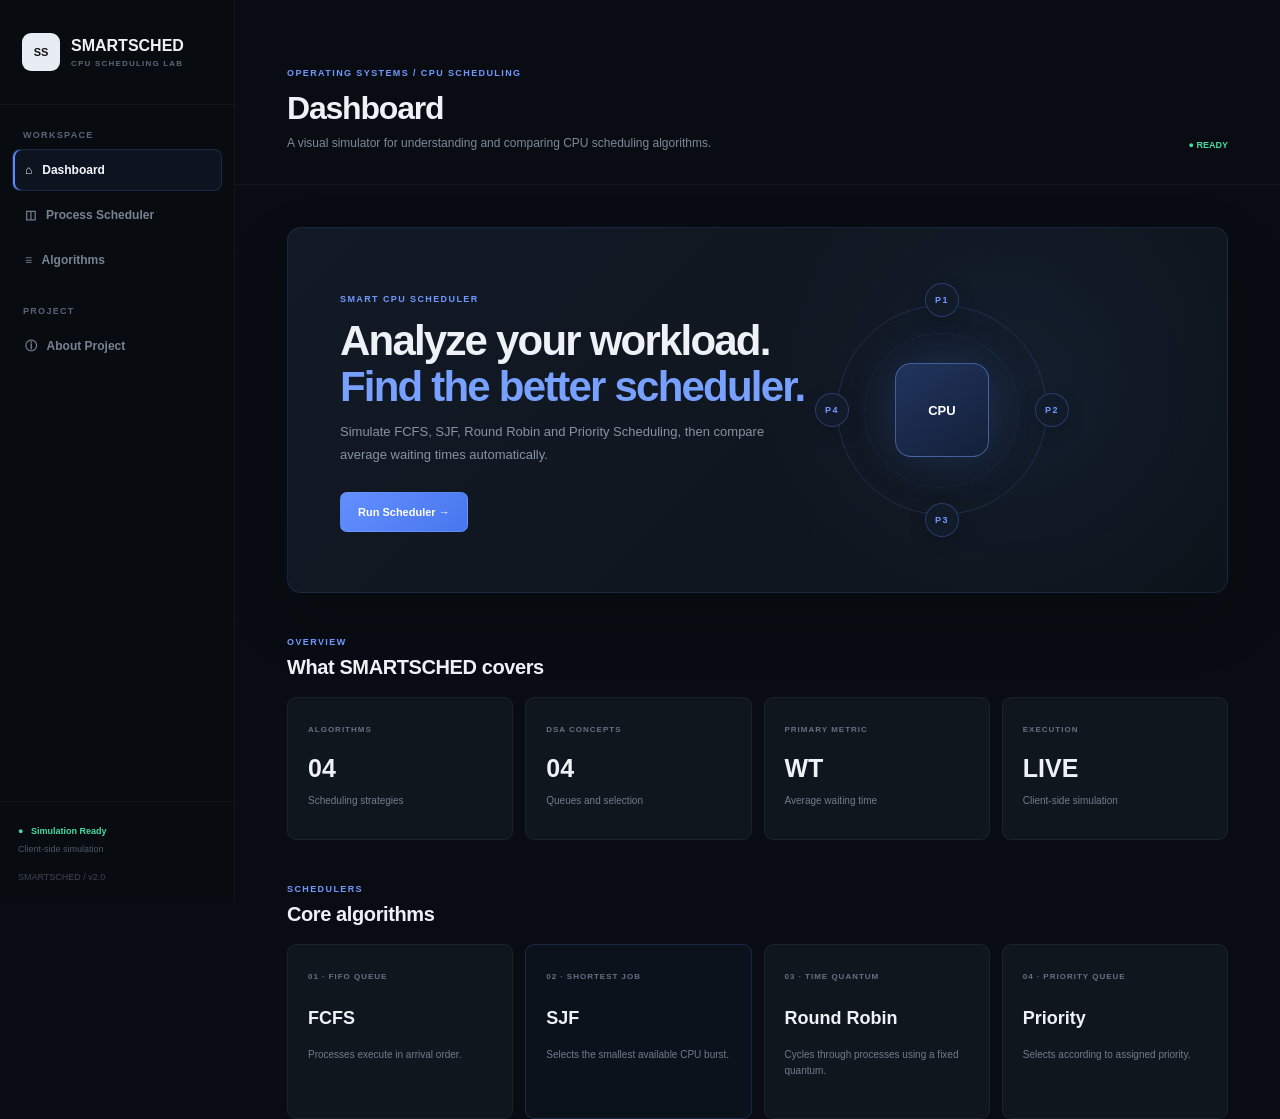
<file: index.html>
<!doctype html><html><head><meta charset="UTF-8"><meta name="viewport" content="width=device-width,initial-scale=1"><title>SMARTSCHED — Dashboard</title><link rel="stylesheet" href="css/style.css"></head><body><div class="app"><aside class="sidebar"><div class="brand"><div class="brand-mark">SS</div><div><b>SMARTSCHED</b><small>CPU SCHEDULING LAB</small></div></div><nav><label>WORKSPACE</label><a class="nav-link active" href="index.html">⌂ &nbsp; Dashboard</a><a class="nav-link" href="scheduler.html">◫ &nbsp; Process Scheduler</a><a class="nav-link" href="algorithms.html">≡ &nbsp; Algorithms</a><label>PROJECT</label><a class="nav-link" href="about.html">ⓘ &nbsp; About Project</a></nav><div class="side-bottom"><span>● &nbsp; Simulation Ready</span><small>Client-side simulation</small><small>SMARTSCHED / v2.0</small></div></aside><main><header><div><span>OPERATING SYSTEMS / CPU SCHEDULING</span><h1>Dashboard</h1><p>A visual simulator for understanding and comparing CPU scheduling algorithms.</p></div><b class="ready">● READY</b></header>
<section class="hero"><div><span>SMART CPU SCHEDULER</span><h2>Analyze your workload.<br><em>Find the better scheduler.</em></h2><p>Simulate FCFS, SJF, Round Robin and Priority Scheduling, then compare average waiting times automatically.</p><a class="btn" href="scheduler.html">Run Scheduler →</a></div><div class="cpu-visual">
    <div class="orbit orbit-a"></div>
    <div class="orbit orbit-b"></div>
    <div class="cpu-core">CPU</div>
    <span class="cpu-node n1">P1</span>
    <span class="cpu-node n2">P2</span>
    <span class="cpu-node n3">P3</span>
    <span class="cpu-node n4">P4</span>
</div></section>
<section><span>OVERVIEW</span><h2>What SMARTSCHED covers</h2><div class="stats"><article><small>ALGORITHMS</small><strong>04</strong><p>Scheduling strategies</p></article><article><small>DSA CONCEPTS</small><strong>04</strong><p>Queues and selection</p></article><article><small>PRIMARY METRIC</small><strong>WT</strong><p>Average waiting time</p></article><article><small>EXECUTION</small><strong>LIVE</strong><p>Client-side simulation</p></article></div></section>
<section><span>SCHEDULERS</span><h2>Core algorithms</h2><div class="cards"><article><small>01 · FIFO QUEUE</small><h3>FCFS</h3><p>Processes execute in arrival order.</p></article><article class="blue"><small>02 · SHORTEST JOB</small><h3>SJF</h3><p>Selects the smallest available CPU burst.</p></article><article><small>03 · TIME QUANTUM</small><h3>Round Robin</h3><p>Cycles through processes using a fixed quantum.</p></article><article><small>04 · PRIORITY QUEUE</small><h3>Priority</h3><p>Selects according to assigned priority.</p></article></div></section></main></div></body></html>
</file>
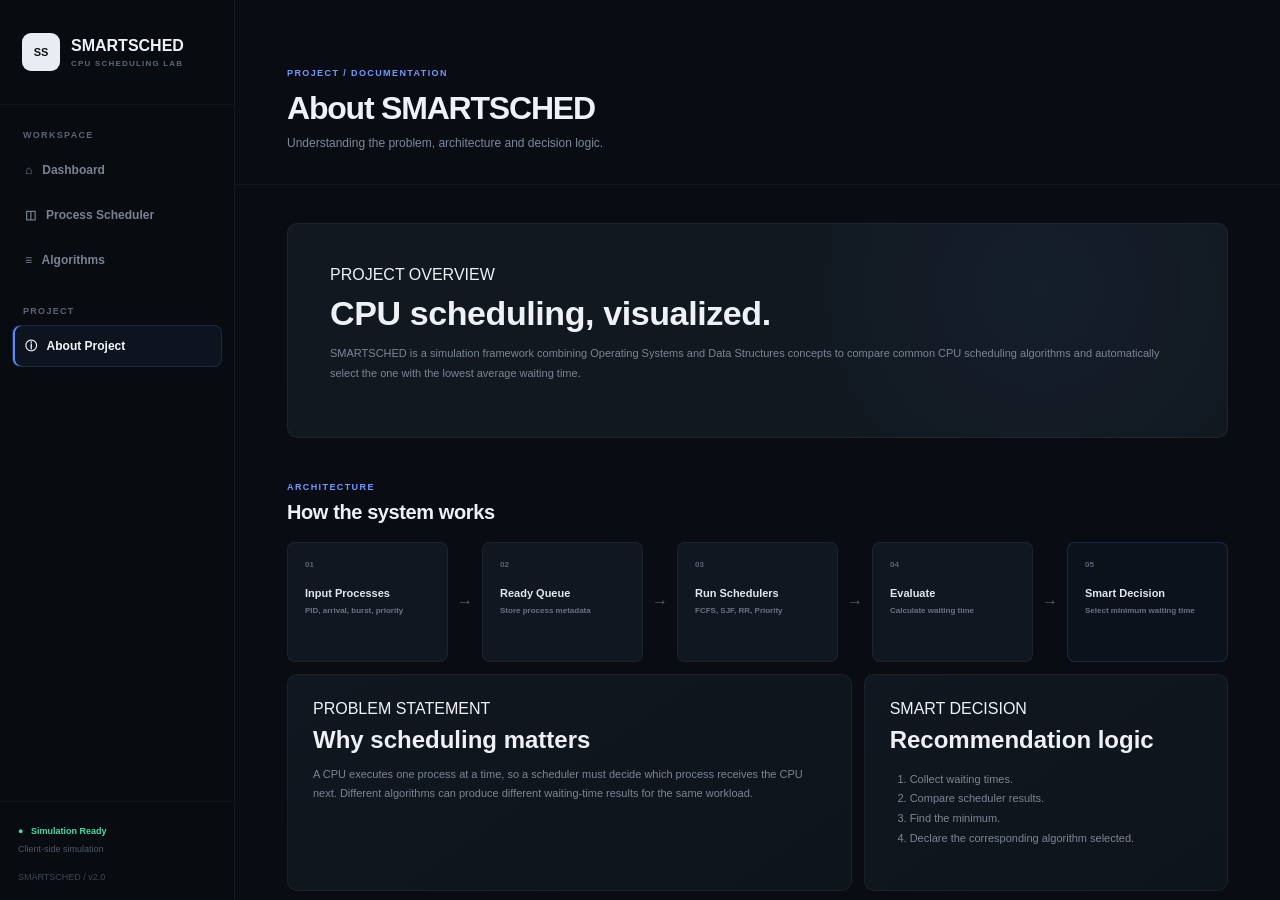
<file: about.html>
<!doctype html><html><head><meta charset="UTF-8"><meta name="viewport" content="width=device-width,initial-scale=1"><title>SMARTSCHED — About Project</title><link rel="stylesheet" href="css/style.css"></head><body><div class="app"><aside class="sidebar"><div class="brand"><div class="brand-mark">SS</div><div><b>SMARTSCHED</b><small>CPU SCHEDULING LAB</small></div></div><nav><label>WORKSPACE</label><a class="nav-link" href="index.html">⌂ &nbsp; Dashboard</a><a class="nav-link" href="scheduler.html">◫ &nbsp; Process Scheduler</a><a class="nav-link" href="algorithms.html">≡ &nbsp; Algorithms</a><label>PROJECT</label><a class="nav-link active" href="about.html">ⓘ &nbsp; About Project</a></nav><div class="side-bottom"><span>● &nbsp; Simulation Ready</span><small>Client-side simulation</small><small>SMARTSCHED / v2.0</small></div></aside><main><header><div><span>PROJECT / DOCUMENTATION</span><h1>About SMARTSCHED</h1><p>Understanding the problem, architecture and decision logic.</p></div></header>
<section><div class="about panel"><span>PROJECT OVERVIEW</span><h2>CPU scheduling, visualized.</h2><p>SMARTSCHED is a simulation framework combining Operating Systems and Data Structures concepts to compare common CPU scheduling algorithms and automatically select the one with the lowest average waiting time.</p></div></section>
<section><span>ARCHITECTURE</span><h2>How the system works</h2><div class="architecture"><div>01<strong>Input Processes</strong><small>PID, arrival, burst, priority</small></div><i>→</i><div>02<strong>Ready Queue</strong><small>Store process metadata</small></div><i>→</i><div>03<strong>Run Schedulers</strong><small>FCFS, SJF, RR, Priority</small></div><i>→</i><div>04<strong>Evaluate</strong><small>Calculate waiting time</small></div><i>→</i><div class="blue">05<strong>Smart Decision</strong><small>Select minimum waiting time</small></div></div></section>
<div class="two"><div class="panel text"><span>PROBLEM STATEMENT</span><h2>Why scheduling matters</h2><p>A CPU executes one process at a time, so a scheduler must decide which process receives the CPU next. Different algorithms can produce different waiting-time results for the same workload.</p></div><div class="panel text"><span>SMART DECISION</span><h2>Recommendation logic</h2><ol><li>Collect waiting times.</li><li>Compare scheduler results.</li><li>Find the minimum.</li><li>Declare the corresponding algorithm selected.</li></ol></div></div></main></div></body></html>
</file>
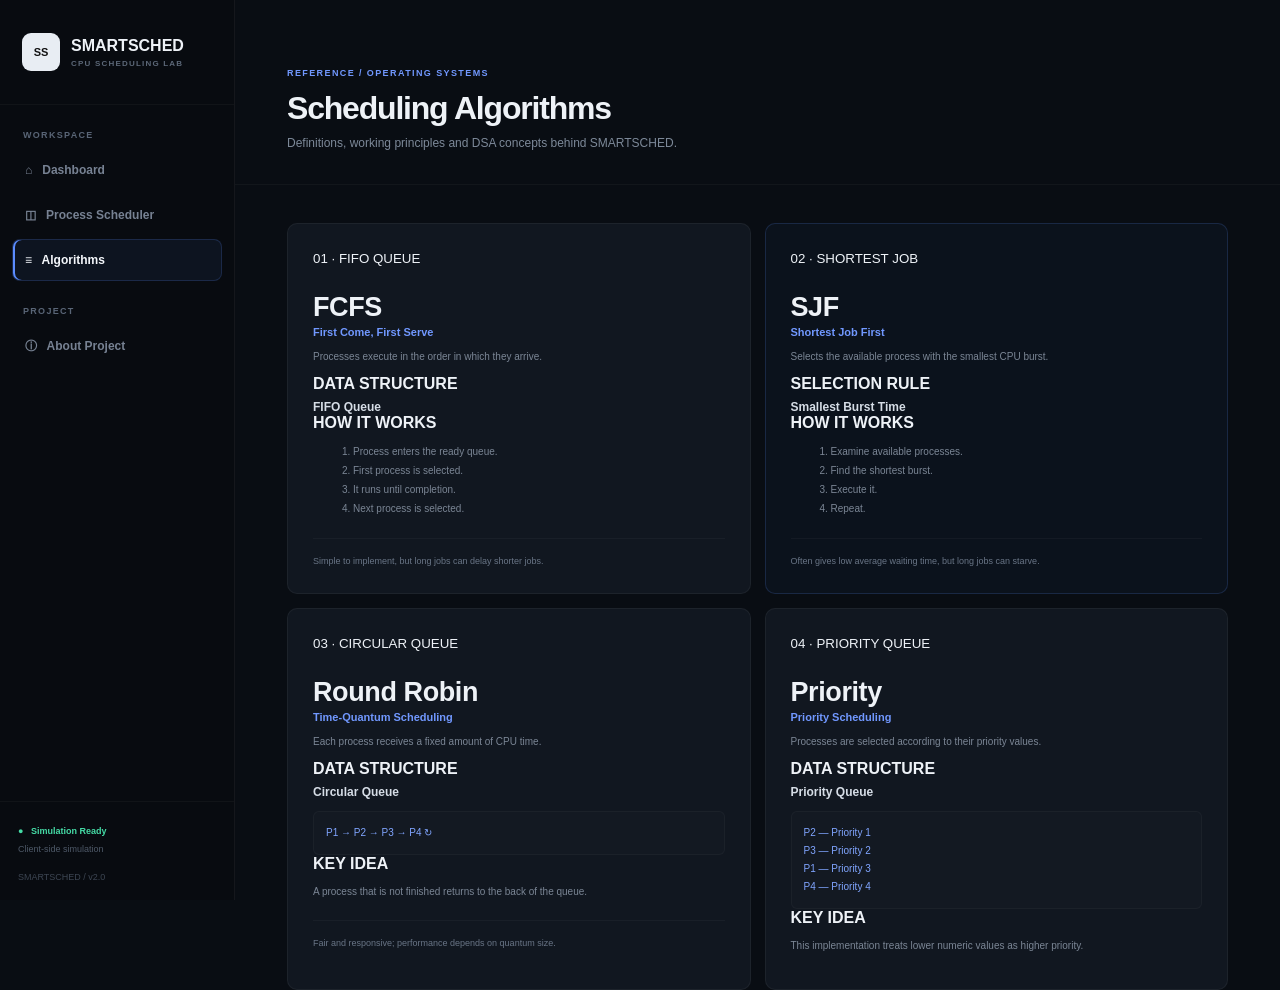
<file: algorithms.html>
<!doctype html><html><head><meta charset="UTF-8"><meta name="viewport" content="width=device-width,initial-scale=1"><title>SMARTSCHED — Algorithms</title><link rel="stylesheet" href="css/style.css"></head><body><div class="app"><aside class="sidebar"><div class="brand"><div class="brand-mark">SS</div><div><b>SMARTSCHED</b><small>CPU SCHEDULING LAB</small></div></div><nav><label>WORKSPACE</label><a class="nav-link" href="index.html">⌂ &nbsp; Dashboard</a><a class="nav-link" href="scheduler.html">◫ &nbsp; Process Scheduler</a><a class="nav-link active" href="algorithms.html">≡ &nbsp; Algorithms</a><label>PROJECT</label><a class="nav-link" href="about.html">ⓘ &nbsp; About Project</a></nav><div class="side-bottom"><span>● &nbsp; Simulation Ready</span><small>Client-side simulation</small><small>SMARTSCHED / v2.0</small></div></aside><main><header><div><span>REFERENCE / OPERATING SYSTEMS</span><h1>Scheduling Algorithms</h1><p>Definitions, working principles and DSA concepts behind SMARTSCHED.</p></div></header>
<section><div class="defs"><article><small>01 · FIFO QUEUE</small><h2>FCFS</h2><h3>First Come, First Serve</h3><p>Processes execute in the order in which they arrive.</p><b>DATA STRUCTURE</b><strong>FIFO Queue</strong><b>HOW IT WORKS</b><ol><li>Process enters the ready queue.</li><li>First process is selected.</li><li>It runs until completion.</li><li>Next process is selected.</li></ol><footer>Simple to implement, but long jobs can delay shorter jobs.</footer></article>
<article class="blue"><small>02 · SHORTEST JOB</small><h2>SJF</h2><h3>Shortest Job First</h3><p>Selects the available process with the smallest CPU burst.</p><b>SELECTION RULE</b><strong>Smallest Burst Time</strong><b>HOW IT WORKS</b><ol><li>Examine available processes.</li><li>Find the shortest burst.</li><li>Execute it.</li><li>Repeat.</li></ol><footer>Often gives low average waiting time, but long jobs can starve.</footer></article>
<article><small>03 · CIRCULAR QUEUE</small><h2>Round Robin</h2><h3>Time-Quantum Scheduling</h3><p>Each process receives a fixed amount of CPU time.</p><b>DATA STRUCTURE</b><strong>Circular Queue</strong><div class="cycle">P1 → P2 → P3 → P4 ↻</div><b>KEY IDEA</b><p>A process that is not finished returns to the back of the queue.</p><footer>Fair and responsive; performance depends on quantum size.</footer></article>
<article><small>04 · PRIORITY QUEUE</small><h2>Priority</h2><h3>Priority Scheduling</h3><p>Processes are selected according to their priority values.</p><b>DATA STRUCTURE</b><strong>Priority Queue</strong><div class="priority">P2 — Priority 1<br>P3 — Priority 2<br>P1 — Priority 3<br>P4 — Priority 4</div><b>KEY IDEA</b><p>This implementation treats lower numeric values as higher priority.</p></article></div></section></main></div></body></html>
</file>
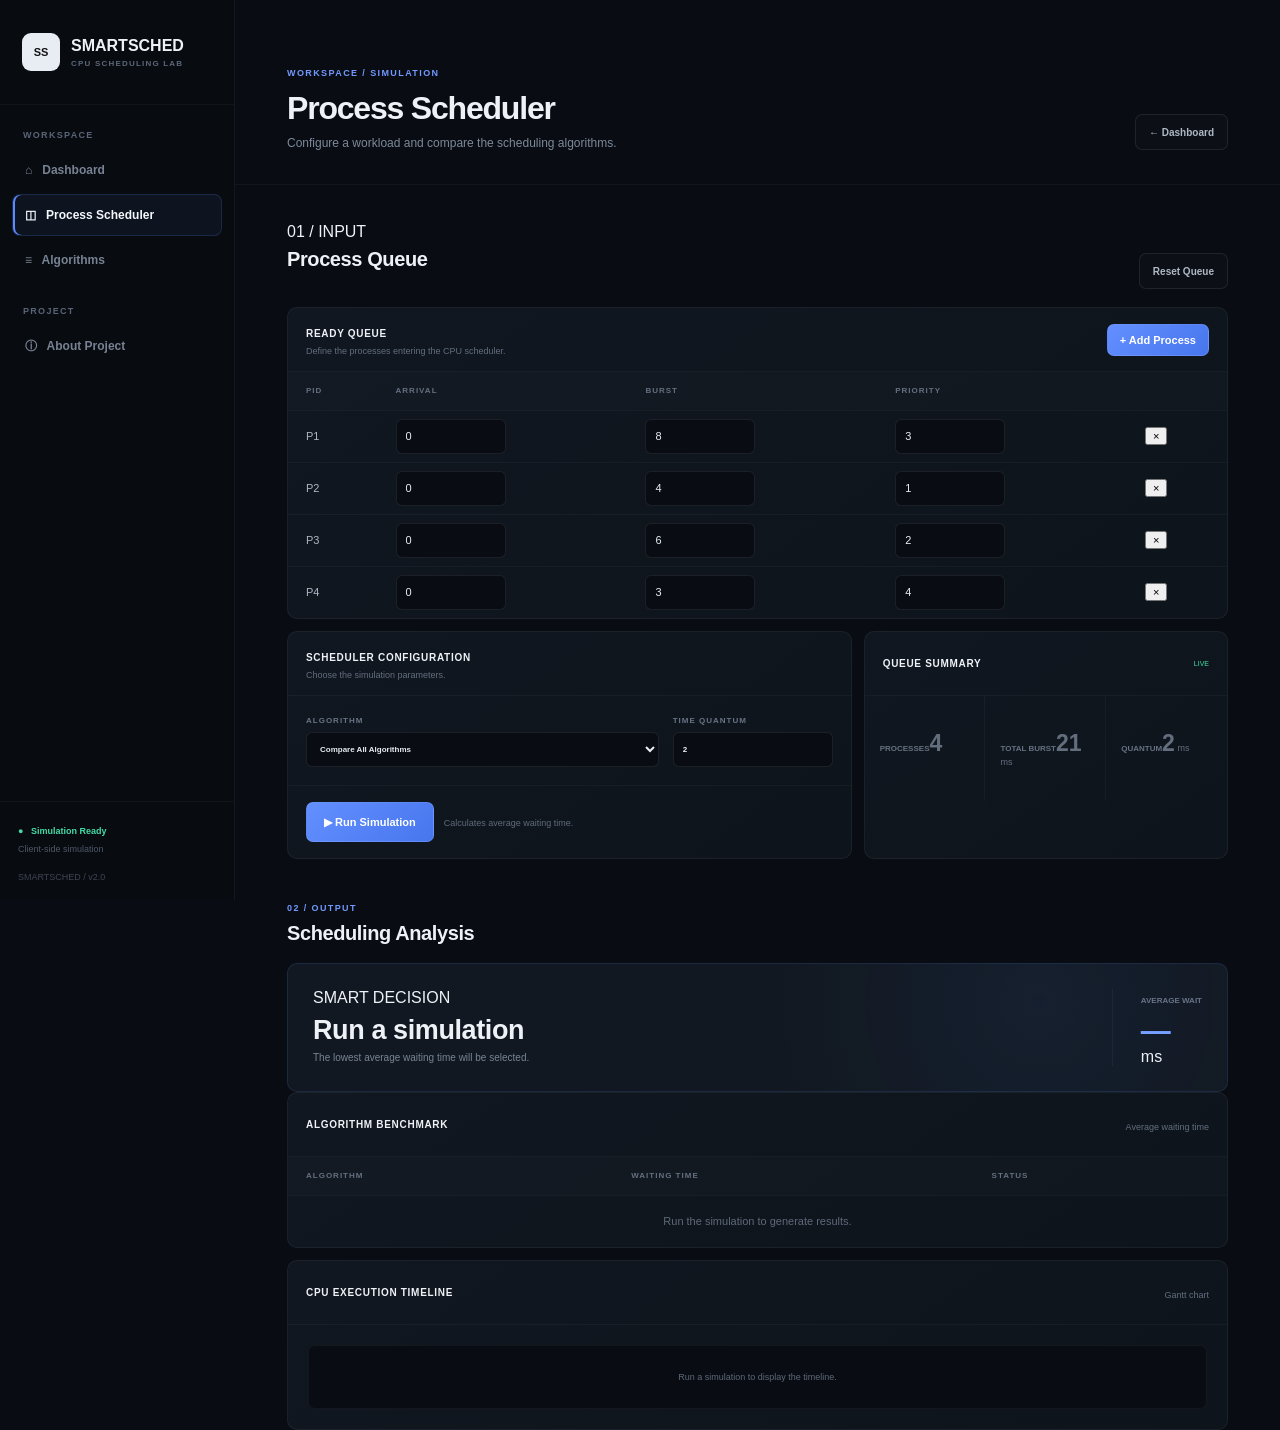
<file: scheduler.html>
<!doctype html><html><head><meta charset="UTF-8"><meta name="viewport" content="width=device-width,initial-scale=1"><title>SMARTSCHED — Process Scheduler</title><link rel="stylesheet" href="css/style.css"></head><body><div class="app"><aside class="sidebar"><div class="brand"><div class="brand-mark">SS</div><div><b>SMARTSCHED</b><small>CPU SCHEDULING LAB</small></div></div><nav><label>WORKSPACE</label><a class="nav-link" href="index.html">⌂ &nbsp; Dashboard</a><a class="nav-link active" href="scheduler.html">◫ &nbsp; Process Scheduler</a><a class="nav-link" href="algorithms.html">≡ &nbsp; Algorithms</a><label>PROJECT</label><a class="nav-link" href="about.html">ⓘ &nbsp; About Project</a></nav><div class="side-bottom"><span>● &nbsp; Simulation Ready</span><small>Client-side simulation</small><small>SMARTSCHED / v2.0</small></div></aside><main><header><div><span>WORKSPACE / SIMULATION</span><h1>Process Scheduler</h1><p>Configure a workload and compare the scheduling algorithms.</p></div><a class="outline" href="index.html">← Dashboard</a></header>
<section><div class="section-head"><div><span>01 / INPUT</span><h2>Process Queue</h2></div><button class="outline" id="reset">Reset Queue</button></div><div class="panel"><div class="panel-head"><div><b>READY QUEUE</b><small>Define the processes entering the CPU scheduler.</small></div><button class="btn small" id="add">+ Add Process</button></div><div class="table-wrap"><table><thead><tr><th>PID</th><th>ARRIVAL</th><th>BURST</th><th>PRIORITY</th><th></th></tr></thead><tbody id="rows"></tbody></table></div></div></section>
<div class="two"><div class="panel"><div class="panel-head"><div><b>SCHEDULER CONFIGURATION</b><small>Choose the simulation parameters.</small></div></div><div class="form"><label>ALGORITHM<select id="alg"><option value="all">Compare All Algorithms</option><option value="fcfs">FCFS</option><option value="sjf">SJF</option><option value="rr">Round Robin</option><option value="priority">Priority</option></select></label><label>TIME QUANTUM<input id="q" type="number" min="1" value="2"></label></div><div class="run"><button class="btn" id="run">▶ Run Simulation</button><small>Calculates average waiting time.</small></div></div><div class="panel summary"><div class="panel-head"><b>QUEUE SUMMARY</b><i>LIVE</i></div><div><article><small>PROCESSES</small><strong id="count">4</strong></article><article><small>TOTAL BURST</small><strong id="burst">21</strong> ms</article><article><small>QUANTUM</small><strong id="qd">2</strong> ms</article></div></div></div>
<section id="results"><span>02 / OUTPUT</span><h2>Scheduling Analysis</h2><div class="result panel"><div><span>SMART DECISION</span><h2 id="best">Run a simulation</h2><p id="desc">The lowest average waiting time will be selected.</p></div><div><small>AVERAGE WAIT</small><strong id="wait">—</strong> ms</div></div><div class="panel"><div class="panel-head"><b>ALGORITHM BENCHMARK</b><small>Average waiting time</small></div><table><thead><tr><th>ALGORITHM</th><th>WAITING TIME</th><th>STATUS</th></tr></thead><tbody id="out"><tr><td colspan="3" class="empty">Run the simulation to generate results.</td></tr></tbody></table></div><div class="panel gantt-panel"><div class="panel-head"><b>CPU EXECUTION TIMELINE</b><small>Gantt chart</small></div><div id="gantt" class="gantt">Run a simulation to display the timeline.</div></div></section>
<script src="js/scheduler.js"></script></main></div></body></html>
</file>
<file: css/style.css>
*{box-sizing:border-box}html{scroll-behavior:smooth}body{margin:0;background:#090d13;color:#eef2f7;font-family:Inter,Segoe UI,Arial,sans-serif}a{text-decoration:none;color:inherit}button,input,select{font:inherit}button{cursor:pointer}.app{min-height:100vh}.sidebar{position:fixed;inset:0 auto 0 0;width:235px;background:#080b10;border-right:1px solid #ffffff0d;display:flex;flex-direction:column}.brand{height:105px;padding:0 22px;display:flex;align-items:center;border-bottom:1px solid #ffffff09}.brand-mark{width:38px;height:38px;display:grid;place-items:center;margin-right:11px;border-radius:9px;background:#e8edf3;color:#111;font-size:11px;font-weight:800}.brand b{display:block;font-size:16px}.brand small{display:block;margin-top:4px;color:#5c6878;font-size:8px;letter-spacing:1.2px;font-weight:700}.sidebar nav{padding:25px 12px}.sidebar label{display:block;padding:0 11px;margin:0 0 9px;color:#596576;font-size:9px;letter-spacing:1.3px;font-weight:800}.sidebar label:nth-of-type(2){margin-top:25px}.nav-link{height:42px;display:flex;align-items:center;padding:0 12px;margin-bottom:3px;border:1px solid transparent;border-radius:8px;color:#778293;font-size:12px;font-weight:600}.nav-link:hover{background:#ffffff07;color:#e8edf4}.nav-link.active{color:#f4f7fb;background:#5b8cff12;border-color:#5b8cff2d;box-shadow:inset 2px 0 #5b8cff}.side-bottom{margin-top:auto;padding:18px;border-top:1px solid #ffffff09}.side-bottom span{color:#45dca6;font-size:9px;font-weight:800}.side-bottom small{display:block;margin-top:6px;color:#4e5968;font-size:9px}.side-bottom small:last-child{margin-top:18px;color:#3d4653}main{margin-left:235px;min-height:100vh}header{min-height:185px;padding:0 52px 34px;display:flex;align-items:flex-end;justify-content:space-between;border-bottom:1px solid #ffffff09}header span,section>span,.hero>div>span{color:#7198ff;font-size:9px;font-weight:800;letter-spacing:1.4px}header h1{margin:10px 0 0;font-size:32px;letter-spacing:-1.2px}header p{margin:9px 0 0;color:#7d8999;font-size:12px}.ready{color:#42dca5;font-size:9px}.hero{margin:42px 52px 0;min-height:345px;padding:52px;display:grid;grid-template-columns:1.3fr 1fr;align-items:center;border:1px solid #5b8cff22;border-radius:14px;background:radial-gradient(circle at 78% 45%,#5b8cff12,transparent 34%),linear-gradient(135deg,#121a26,#0d131a);box-shadow:0 25px 60px #0003}.hero h2{margin:12px 0;font-size:42px;line-height:1.08;letter-spacing:-1.8px}.hero em{color:#78a0ff;font-style:normal}.hero p{max-width:620px;color:#8792a1;font-size:13px;line-height:1.75;margin:0 0 25px}.cpu{justify-self:center;width:110px;height:110px;display:grid;place-items:center;border:1px solid #6f99ff66;border-radius:18px;background:#172640;box-shadow:0 0 70px #5b8cff1f;font-weight:800;position:relative}.orbit{position:absolute;width:210px;height:210px;border:1px dashed #5b8cff2d;border-radius:50%;color:#7da2ff;font-size:9px;display:grid;place-items:center}.btn{display:inline-flex;align-items:center;justify-content:center;gap:8px;min-height:40px;padding:0 17px;border:1px solid #8aa9ff4a;border-radius:7px;background:linear-gradient(135deg,#638fff,#4776ed);color:#fff;font-size:11px;font-weight:800}.btn:hover{filter:brightness(1.07);transform:translateY(-1px)}.btn.small{min-height:32px;padding:0 12px}.outline{display:inline-flex;align-items:center;justify-content:center;min-height:36px;padding:0 13px;border:1px solid #ffffff14;border-radius:7px;background:#ffffff04;color:#aeb8c5;font-size:10px;font-weight:700}.outline:hover{background:#ffffff08;color:#fff}section{padding:38px 52px 0}section h2{margin:7px 0 18px;font-size:20px;letter-spacing:-.4px}.stats,.cards{display:grid;grid-template-columns:repeat(4,1fr);gap:12px}.stats article,.cards article{min-height:135px;padding:20px;background:#10161e;border:1px solid #ffffff0d;border-radius:9px}.stats small,.cards small{color:#657183;font-size:8px;font-weight:800;letter-spacing:1px}.stats strong{display:block;margin-top:18px;font-size:25px}.stats p,.cards p{color:#707c8c;font-size:10px;line-height:1.6}.cards article{min-height:175px}.cards h3{margin-top:25px;font-size:18px}.cards .blue,.defs .blue,.architecture .blue{border-color:#5b8cff2e;background:#5b8cff0a}.panel{background:linear-gradient(145deg,#111720,#0e141b);border:1px solid #ffffff0d;border-radius:10px;overflow:hidden}.panel-head{min-height:64px;padding:0 18px;display:flex;align-items:center;justify-content:space-between;border-bottom:1px solid #ffffff09}.panel-head b{font-size:10px;letter-spacing:.7px}.panel-head small{display:block;margin-top:5px;color:#626e7e;font-size:9px}.table-wrap{overflow:auto}table{width:100%;border-collapse:collapse}th{height:38px;padding:0 18px;background:#ffffff03;color:#647081;font-size:8px;letter-spacing:1px;text-align:left}td{height:52px;padding:0 18px;border-top:1px solid #ffffff09;color:#aeb8c5;font-size:11px}.table-input,.form input,.form select{height:35px;width:110px;padding:0 9px;background:#090d13;border:1px solid #ffffff14;border-radius:6px;color:#e8edf4;outline:0}.form select{width:100%}.table-input:focus,.form input:focus,.form select:focus{border-color:#5b8cff99;box-shadow:0 0 0 3px #5b8cff12}.two{display:grid;grid-template-columns:1.55fr 1fr;gap:12px;padding:12px 52px 0}.form{display:grid;grid-template-columns:1fr 160px;gap:14px;padding:20px 18px 0}.form label{color:#687486;font-size:8px;font-weight:800;letter-spacing:1px}.form input,.form select{display:block;margin-top:7px;width:100%}.run{margin-top:18px;padding:16px 18px;border-top:1px solid #ffffff09}.run small{margin-left:10px;color:#5f6a7a;font-size:9px}.summary .panel-head i{font-style:normal;color:#45dca6;font-size:7px}.summary>div:last-child{display:grid;grid-template-columns:repeat(3,1fr)}.summary article{padding:20px 15px;min-height:105px;border-right:1px solid #ffffff09}.summary article:last-child{border:0}.summary small{color:#657183;font-size:8px;font-weight:800}.summary strong{display:inline-block;margin-top:14px;font-size:23px}.summary article{color:#626e7e;font-size:9px}.result{display:grid;grid-template-columns:1fr auto;padding:25px;background:radial-gradient(circle at 80% 30%,#5b8cff10,transparent 35%),#111821;border-color:#5b8cff22}.result h2{margin:8px 0 6px;font-size:27px}.result p{margin:0;color:#788494;font-size:10px}.result>div:last-child{padding-left:28px;border-left:1px solid #ffffff0b}.result small{color:#687486;font-size:8px;font-weight:800}.result strong{display:block;margin-top:7px;color:#76a0ff;font-size:30px}.empty{text-align:center;color:#5e6979!important}.gantt-panel{margin-top:12px}.gantt{margin:20px;min-height:64px;display:flex;align-items:center;justify-content:center;background:#090d13;border:1px solid #ffffff0b;border-radius:7px;color:#5d6878;font-size:9px}.gantt-block{height:64px;display:grid;place-items:center;background:linear-gradient(135deg,#5b8cff,#456fcf);border-right:1px solid #ffffff22;color:#fff;font-size:9px;font-weight:800}.defs{display:grid;grid-template-columns:repeat(2,1fr);gap:14px}.defs article{padding:25px;background:#111720;border:1px solid #ffffff0d;border-radius:10px}.defs h2{margin:25px 0 3px;font-size:27px}.defs h3{margin:0;color:#7198ff;font-size:11px}.defs p{color:#7b8695;font-size:10px;line-height:1.7}.defs>b{display:block;margin-top:20px;color:#596576;font-size:8px;letter-spacing:1px}.defs>article>strong{display:block;margin-top:7px;color:#d6dde6;font-size:12px}.defs ol{color:#7b8695;font-size:10px;line-height:1.9}.defs footer{margin-top:20px;padding-top:15px;border-top:1px solid #ffffff09;color:#697586;font-size:9px;line-height:1.6}.cycle,.priority{margin-top:12px;padding:12px;background:#ffffff03;border:1px solid #ffffff08;border-radius:6px;color:#80a5ff;font-size:10px;line-height:1.8}.about{padding:42px;background:radial-gradient(circle at 80% 30%,#5b8cff0d,transparent 32%),#111820}.about h2{font-size:34px;margin:10px 0}.about p,.text p,.text li{color:#7b8695;font-size:11px;line-height:1.8}.architecture{display:grid;grid-template-columns:1fr auto 1fr auto 1fr auto 1fr auto 1fr;align-items:center;gap:9px}.architecture>div{min-height:120px;padding:17px;background:#111720;border:1px solid #ffffff0d;border-radius:8px;color:#596576;font-size:8px;font-weight:800}.architecture strong{display:block;margin-top:18px;color:#e2e8ef;font-size:11px}.architecture small{display:block;margin-top:6px;color:#687486;font-size:8px;line-height:1.5}.architecture i{color:#526071;font-style:normal}.text{padding:25px}.text h2{margin:8px 0}.text ol{padding-left:20px;color:#7b8695}.section-head{display:flex;justify-content:space-between;align-items:end;margin-bottom:18px}@media(max-width:1050px){.sidebar{width:205px}main{margin-left:205px}.hero{grid-template-columns:1fr;margin-left:28px;margin-right:28px}.cpu{display:none}section{padding-left:28px;padding-right:28px}.two{margin:0 28px;padding-left:0;padding-right:0}.stats,.cards{grid-template-columns:repeat(2,1fr)}.architecture{grid-template-columns:1fr}.architecture i{transform:rotate(90deg);justify-self:center}.defs{grid-template-columns:1fr}}@media(max-width:700px){.sidebar{position:relative;width:100%}.brand{height:75px}.sidebar nav,.side-bottom{display:none}main{margin-left:0}header{min-height:150px;padding:0 20px 25px}header h1{font-size:27px}section{padding:30px 20px 0}.hero{margin:25px 20px 0;padding:30px}.hero h2{font-size:31px}.stats,.cards,.two{grid-template-columns:1fr}.two{margin:0;padding:12px 20px}.form{grid-template-columns:1fr}.result{grid-template-columns:1fr}.result>div:last-child{margin-top:20px;padding:18px 0 0;border-left:0;border-top:1px solid #ffffff0b}}

/* =========================================================
   FINAL UI FIXES
   Navigation alignment + CPU visual
========================================================= */

.sidebar nav .nav-link {
    width: 100%;
    display: flex;
    align-items: center;
    gap: 10px;
    white-space: nowrap;
    overflow: hidden;
    text-overflow: ellipsis;
}

.sidebar nav .nav-link::first-letter {
    color: #6f9aff;
}

.cpu-visual {
    position: relative;
    width: 260px;
    height: 260px;
    display: grid;
    place-items: center;
}

.cpu-core {
    position: relative;
    z-index: 3;
    width: 94px;
    height: 94px;
    display: grid;
    place-items: center;
    border: 1px solid rgba(123,161,255,.45);
    border-radius: 16px;
    color: #ffffff;
    background: linear-gradient(145deg, #20345d, #142039);
    box-shadow: 0 0 45px rgba(91,140,255,.18);
    font-size: 13px;
    font-weight: 800;
}

.cpu-visual .orbit {
    position: absolute;
    border: 1px solid rgba(91,140,255,.18);
    border-radius: 50%;
    color: transparent;
    background: transparent;
}

.cpu-visual .orbit-a {
    width: 210px;
    height: 210px;
}

.cpu-visual .orbit-b {
    width: 155px;
    height: 155px;
    border-style: dashed;
    opacity: .7;
}

.cpu-node {
    position: absolute;
    z-index: 4;
    width: 34px;
    height: 34px;
    display: grid;
    place-items: center;
    border: 1px solid rgba(91,140,255,.3);
    border-radius: 50%;
    color: #bfd0ff;
    background: #111b2a;
    font-size: 9px;
    font-weight: 800;
    box-shadow: 0 5px 18px rgba(0,0,0,.18);
}

.cpu-node.n1 { top: 3px; left: 113px; }
.cpu-node.n2 { right: 3px; top: 113px; }
.cpu-node.n3 { bottom: 3px; left: 113px; }
.cpu-node.n4 { left: 3px; top: 113px; }

@media (max-width: 1050px) {
    .sidebar nav .nav-link {
        font-size: 11px;
    }
}

@media (max-width: 700px) {
    .cpu-visual {
        display: none;
    }
}
</file>
